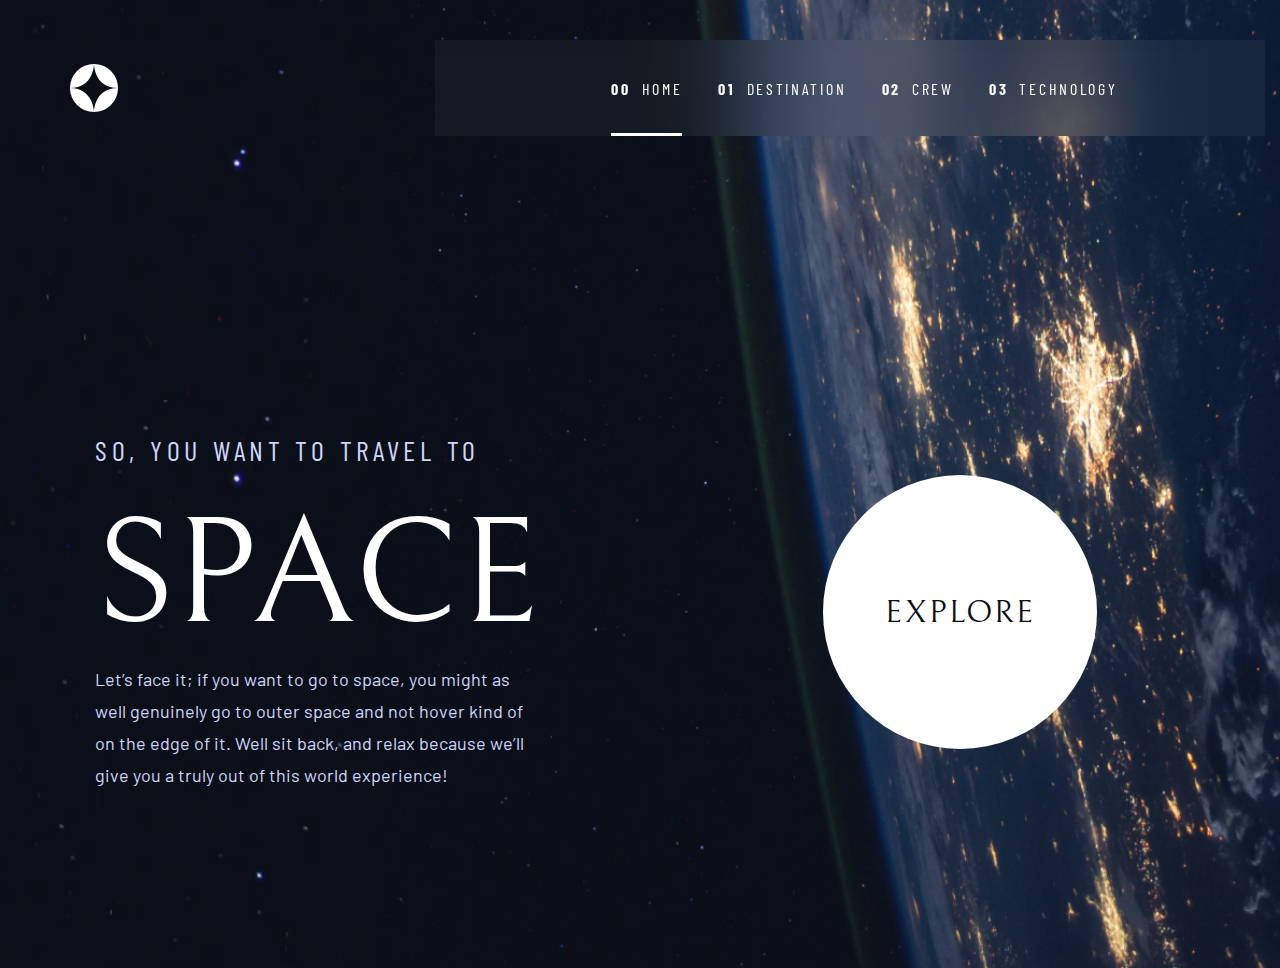
<file: index.html>
<!DOCTYPE html>
<html lang="en">

<head>
    <meta charset="UTF-8">
    <meta http-equiv="X-UA-Compatible" content="IE=edge">
    <meta name="viewport" content="width=device-width, initial-scale=1.0">
    <title>Document</title>
    <link rel="stylesheet" href="css/style.css">
    <link rel="stylesheet" href="css/media.css">
    <link rel="preconnect" href="https://fonts.googleapis.com">
    <link rel="preconnect" href="https://fonts.gstatic.com" crossorigin>
    <link href="https://fonts.googleapis.com/css2?family=Barlow&family=Barlow+Condensed&family=Bellefair&display=swap"
        rel="stylesheet">
</head>

<body class="index">
    <div class="box">
        <header class="header">
            <div class="header__inner">
                <img src="img/logo.svg" alt="">
                <section class="icon">
                    <span class="icon__line top"></span>
                    <span class="icon__line middle"></span>
                    <span class="icon__line bottom"></span>
                </section>
                <nav class="header__menu">
                    <ul class="header__menu-items">
                        <li class="header__menu-item-active">
                            <a href="#"><span>00</span>home</a>
                        </li>
                        <li class="header__menu-item">
                            <a href="./destinations/moon.html"><span>01</span>destination</a>
                        </li>
                        <li class="header__menu-item">
                            <a href="./crew/hurley.html"><span>02</span>crew</a>
                        </li>
                        <li class="header__menu-item">
                            <a href="./technology/vehicle.html"><span>03</span>technology</a>
                        </li>
                    </ul>
                </nav>
            </div>
        </header>
        <main>
            <section class="section">
                <div class="container">
                    <div class="section__inner">
                        <div class="section__inner-left">
                            <h1>so, you want to travel to</h1>
                            <div class="section__text">space</div>
                            <div class="section__abz">
                                Let’s face it; if you want to go to space, you might as well genuinely go to outer space
                                and
                                not hover kind of on the edge of it. Well sit back, and relax because we’ll give you a
                                truly
                                out of this world experience!
                            </div>
                        </div>
                        <div class="section__inner-right">
                            <a href="#" class="section__button">explore</a>
                        </div>
                    </div>
                </div>
            </section>
        </main>
    </div>
    <script src="js/script.js"></script>
    
</body>

</html>
</file>
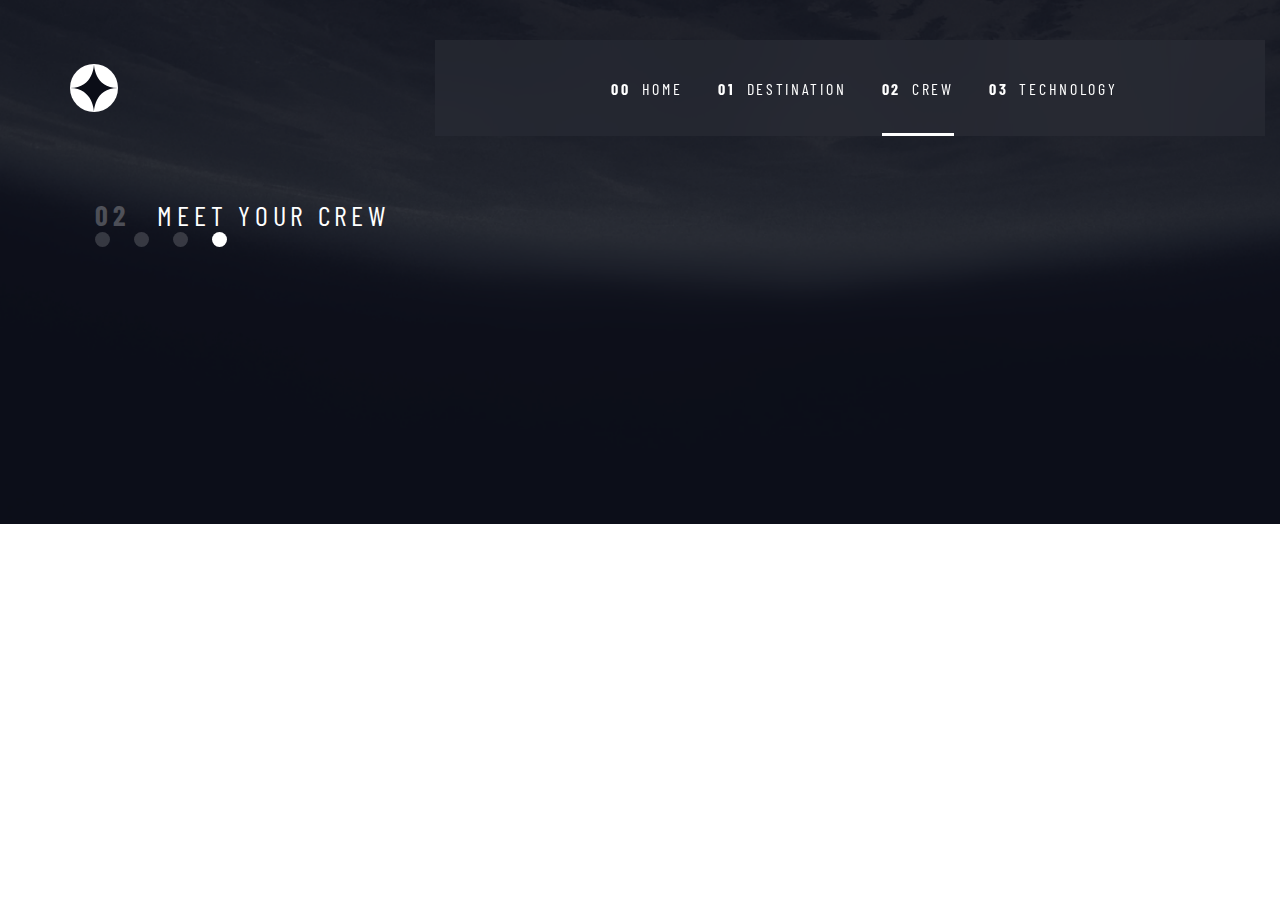
<file: crew/ansari.html>
<!DOCTYPE html>
<html lang="en">

<head>
    <meta charset="UTF-8">
    <meta http-equiv="X-UA-Compatible" content="IE=edge">
    <meta name="viewport" content="width=device-width, initial-scale=1.0">
    <title>Document</title>
    <link rel="stylesheet" href="../css/style.css">
    <link rel="stylesheet" href="../css/media.css">
    <link rel="preconnect" href="https://fonts.googleapis.com">
    <link rel="preconnect" href="https://fonts.gstatic.com" crossorigin>
    <link href="https://fonts.googleapis.com/css2?family=Barlow&family=Barlow+Condensed&family=Bellefair&display=swap"
        rel="stylesheet">
</head>

<body class="body__crew">
    <div class="box">
        <header class="header">
            <div class="header__inner">
                <img src="../img/logo.svg" alt="">
                <section class="icon">
                    <span class="icon__line top"></span>
                    <span class="icon__line middle"></span>
                    <span class="icon__line bottom"></span>
                </section>
                <nav class="header__menu">
                    <ul class="header__menu-items">
                        <li class="header__menu-item">
                            <a href="../index.html"><span>00</span>home</a>
                        </li>
                        <li class="header__menu-item">
                            <a href="../destinations/moon.html"><span>01</span>destination</a>
                        </li>
                        <li class="header__menu-item-active">
                            <a href="#"><span>02</span>crew</a>
                        </li>
                        <li class="header__menu-item">
                            <a href="../technology/vehicle.html"><span>03</span>technology</a>
                        </li>
                    </ul>
                </nav>
            </div>
        </header>
        <main>
            <section class="crew">
                <div class="container">
                    <h1><span class="planets__f">02</span>Meet your crew</h1>
                    <div class="crew__inner">
                        <div class="crew__inner-left">
                            <div class="crew__left-block">
                               
                            </div>
                            <div class="crew__slider-buttons">
                                <a href="hurley.html" class="crew__slider-button"></a>
                                <a href="shuttleworth.html" class="crew__slider-button"></a>
                                <a href="glover.html" class="crew__slider-button"></a>
                                <a href="#" class="crew__slider-button-active"></a>
                            </div>
                        </div>
                        <div class="crew__inner-photo">
                            <div class="crew__photo-border"></div>
                        </div>
                    </div>
                </div>
            </section>
        </main>
    </div>
    <script src="../js/script.js"></script>
</body>

</html>
</file>
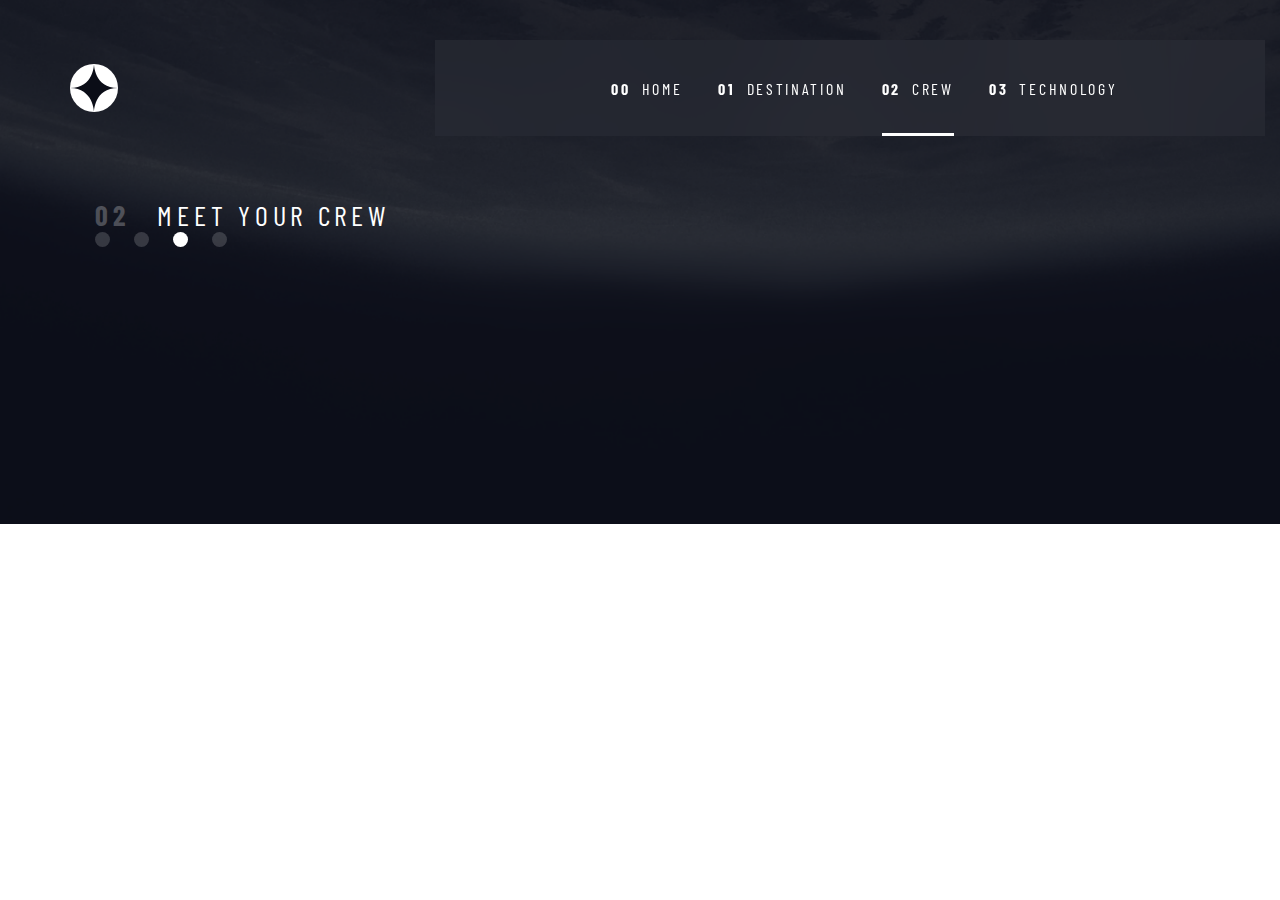
<file: crew/glover.html>
<!DOCTYPE html>
<html lang="en">

<head>
    <meta charset="UTF-8">
    <meta http-equiv="X-UA-Compatible" content="IE=edge">
    <meta name="viewport" content="width=device-width, initial-scale=1.0">
    <title>Document</title>
    <link rel="stylesheet" href="../css/style.css">
    <link rel="stylesheet" href="../css/media.css">
    <link rel="preconnect" href="https://fonts.googleapis.com">
    <link rel="preconnect" href="https://fonts.gstatic.com" crossorigin>
    <link href="https://fonts.googleapis.com/css2?family=Barlow&family=Barlow+Condensed&family=Bellefair&display=swap"
        rel="stylesheet">
</head>

<body class="body__crew">
    <div class="box">
        <header class="header">
            <div class="header__inner">
                <img src="../img/logo.svg" alt="">
                <section class="icon">
                    <span class="icon__line top"></span>
                    <span class="icon__line middle"></span>
                    <span class="icon__line bottom"></span>
                </section>
                <nav class="header__menu">
                    <ul class="header__menu-items">
                        <li class="header__menu-item">
                            <a href="../index.html"><span>00</span>home</a>
                        </li>
                        <li class="header__menu-item">
                            <a href="../destinations/moon.html"><span>01</span>destination</a>
                        </li>
                        <li class="header__menu-item-active">
                            <a href="#"><span>02</span>crew</a>
                        </li>
                        <li class="header__menu-item">
                            <a href="../technology/vehicle.html"><span>03</span>technology</a>
                        </li>
                    </ul>
                </nav>
            </div>
        </header>
        <main>
            <section class="crew">
                <div class="container">
                    <h1 class="crew__text"><span class="planets__f">02</span>Meet your crew</h1>
                    <div class="crew__inner">
                        <div class="crew__inner-left">
                            <div class="crew__left-block">
                            </div>
                            <div class="crew__slider-buttons">
                                <a href="hurley.html" class="crew__slider-button"></a>
                                <a href="shuttleworth.html" class="crew__slider-button"></a>
                                <a href="#" class="crew__slider-button-active"></a>
                                <a href="ansari.html" class="crew__slider-button"></a>
                            </div>
                        </div>
                        <div class="crew__inner-photo">
                            <div class="crew__photo-border"></div>
                        </div>
                    </div>
                </div>
            </section>
        </main>
    </div>
    <script src="../js/script.js"></script>
</body>

</html>
</file>
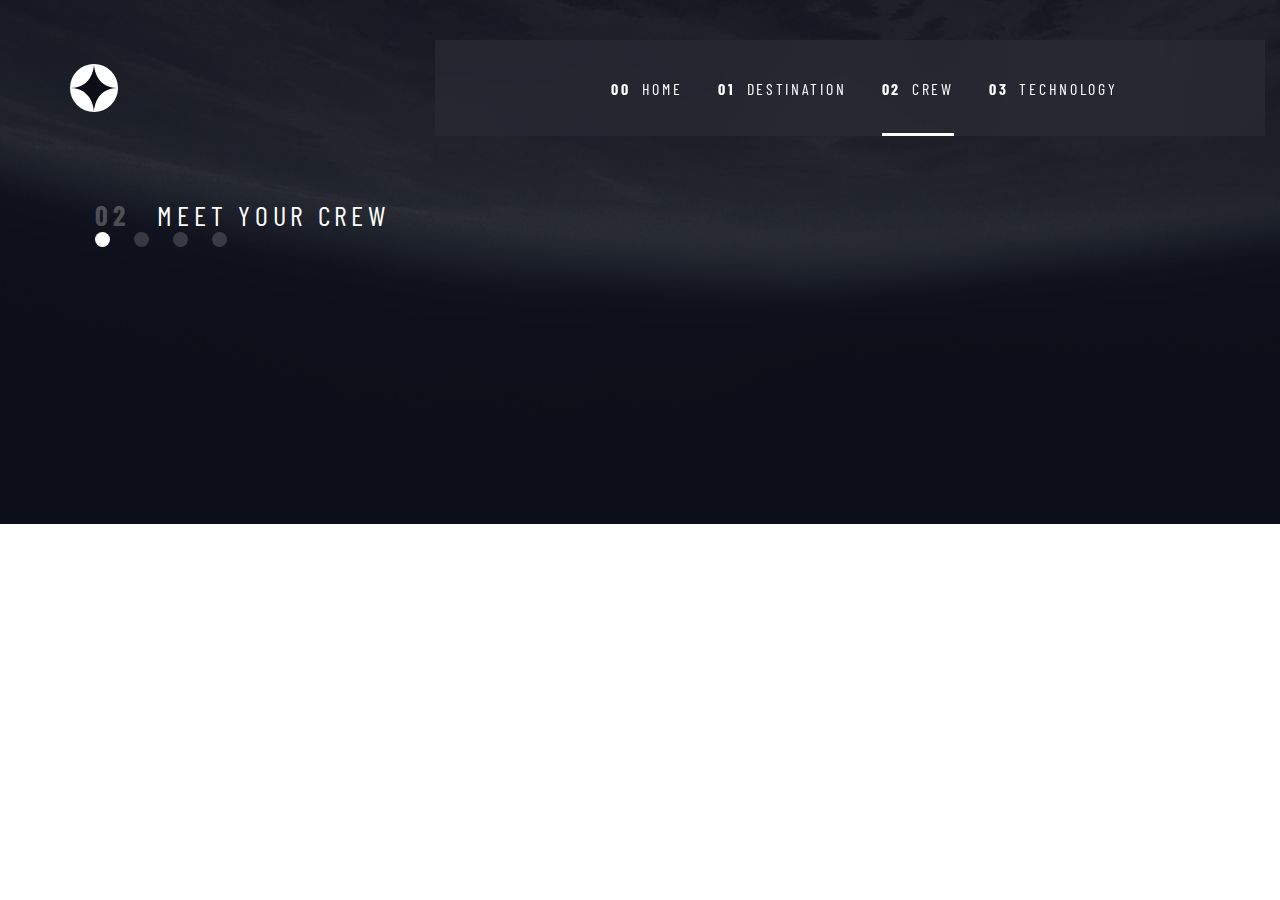
<file: crew/hurley.html>
<!DOCTYPE html>
<html lang="en">

<head>
    <meta charset="UTF-8">
    <meta http-equiv="X-UA-Compatible" content="IE=edge">
    <meta name="viewport" content="width=device-width, initial-scale=1.0">
    <title>Document</title>
    <link rel="stylesheet" href="../css/style.css">
    <link rel="stylesheet" href="../css/media.css">
    <link rel="preconnect" href="https://fonts.googleapis.com">
    <link rel="preconnect" href="https://fonts.gstatic.com" crossorigin>
    <link href="https://fonts.googleapis.com/css2?family=Barlow&family=Barlow+Condensed&family=Bellefair&display=swap"
        rel="stylesheet">

</head>

<body class="body__crew">
    <div class="box">
        <header class="header">
            <div class="header__inner">
                <img src="../img/logo.svg" alt="">
                <section class="icon">
                    <span class="icon__line top"></span>
                    <span class="icon__line middle"></span>
                    <span class="icon__line bottom"></span>
                </section>
                <nav class="header__menu">
                    <ul class="header__menu-items">
                        <li class="header__menu-item">
                            <a href="../index.html"><span>00</span>home</a>
                        </li>
                        <li class="header__menu-item">
                            <a href="../destinations/moon.html"><span>01</span>destination</a>
                        </li>
                        <li class="header__menu-item-active">
                            <a href="#"><span>02</span>crew</a>
                        </li>
                        <li class="header__menu-item">
                            <a href="../technology/vehicle.html"><span>03</span>technology</a>
                        </li>
                    </ul>
                </nav>
            </div>
        </header>
        <main>
            <section class="crew">
                <div class="container">
                    <h1><span class="planets__f">02</span>Meet your crew</h1>
                    <div class="crew__inner">
                        <div class="crew__inner-left">
                            <div class="crew__left-block">
                            </div>
                            <div class="crew__slider-buttons">
                                <a href="#" class="crew__slider-button-active"></a>
                                <a href="shuttleworth.html" class="crew__slider-button"></a>
                                <a href="glover.html" class="crew__slider-button"></a>
                                <a href="ansari.html" class="crew__slider-button"></a>
                            </div>
                        </div>
                        <div class="crew__inner-photo">
                            <div class="crew__photo-border"></div>
                        </div>
                    </div>
                </div>
            </section>
        </main>
    </div>
        <script src="../js/script.js"></script>
</body>

</html>
</file>
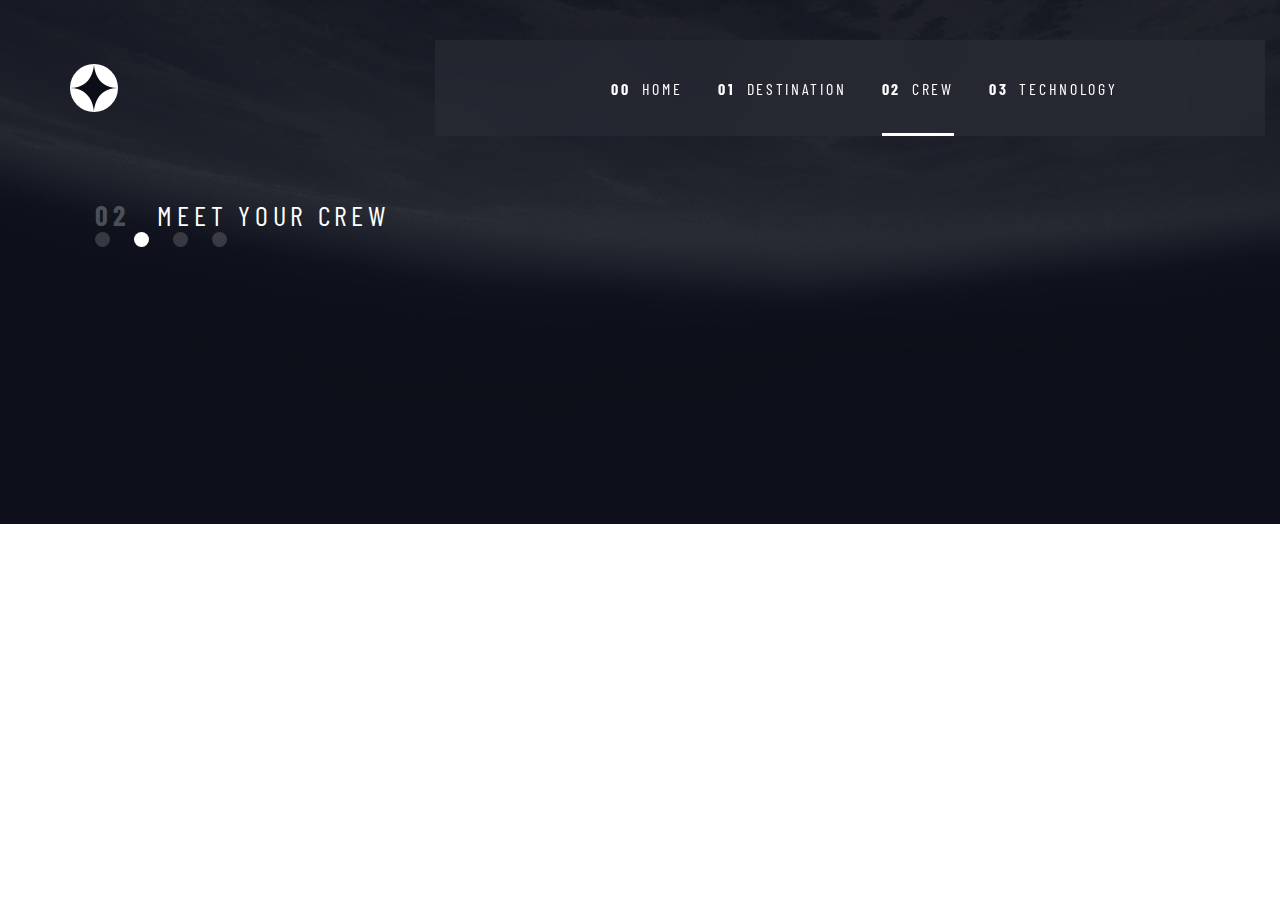
<file: crew/shuttleworth.html>
<!DOCTYPE html>
<html lang="en">

<head>
    <meta charset="UTF-8">
    <meta http-equiv="X-UA-Compatible" content="IE=edge">
    <meta name="viewport" content="width=device-width, initial-scale=1.0">
    <title>Document</title>
    <link rel="stylesheet" href="../css/style.css">
    <link rel="stylesheet" href="../css/media.css">
    <link rel="preconnect" href="https://fonts.googleapis.com">
    <link rel="preconnect" href="https://fonts.gstatic.com" crossorigin>
    <link href="https://fonts.googleapis.com/css2?family=Barlow&family=Barlow+Condensed&family=Bellefair&display=swap"
        rel="stylesheet">
</head>

<body class="body__crew">
    <div class="box">
        <header class="header">
            <div class="header__inner">
                <img src="../img/logo.svg" alt="">
                <section class="icon">
                    <span class="icon__line top"></span>
                    <span class="icon__line middle"></span>
                    <span class="icon__line bottom"></span>
                </section>
                <nav class="header__menu">
                    <ul class="header__menu-items">
                        <li class="header__menu-item">
                            <a href="../index.html"><span>00</span>home</a>
                        </li>
                        <li class="header__menu-item">
                            <a href="../destinations/moon.html"><span>01</span>destination</a>
                        </li>
                        <li class="header__menu-item-active">
                            <a href="#"><span>02</span>crew</a>
                        </li>
                        <li class="header__menu-item">
                            <a href="../technology/vehicle.html"><span>03</span>technology</a>
                        </li>
                    </ul>
                </nav>
            </div>
        </header>
        <main>
            <section class="crew">
                <div class="container">
                    <h1 class="crew__text"><span class="planets__f">02</span>Meet your crew</h1>
                    <div class="crew__inner">
                        <div class="crew__inner-left">
                            <div class="crew__left-block">
                             
                            </div>
                            <div class="crew__slider-buttons">
                                <a href="hurley.html" class="crew__slider-button"></a>
                                <a href="#" class="crew__slider-button-active"></a>
                                <a href="glover.html" class="crew__slider-button"></a>
                                <a href="ansari.html" class="crew__slider-button"></a>
                            </div>
                        </div>
                        <div class="crew__inner-photo">
                            <div class="crew__photo-border"></div>
                        </div>
                    </div>
                </div>
            </section>
        </main>
    </div>
    <script src="../js/script.js"></script>
</body>

</html>
</file>
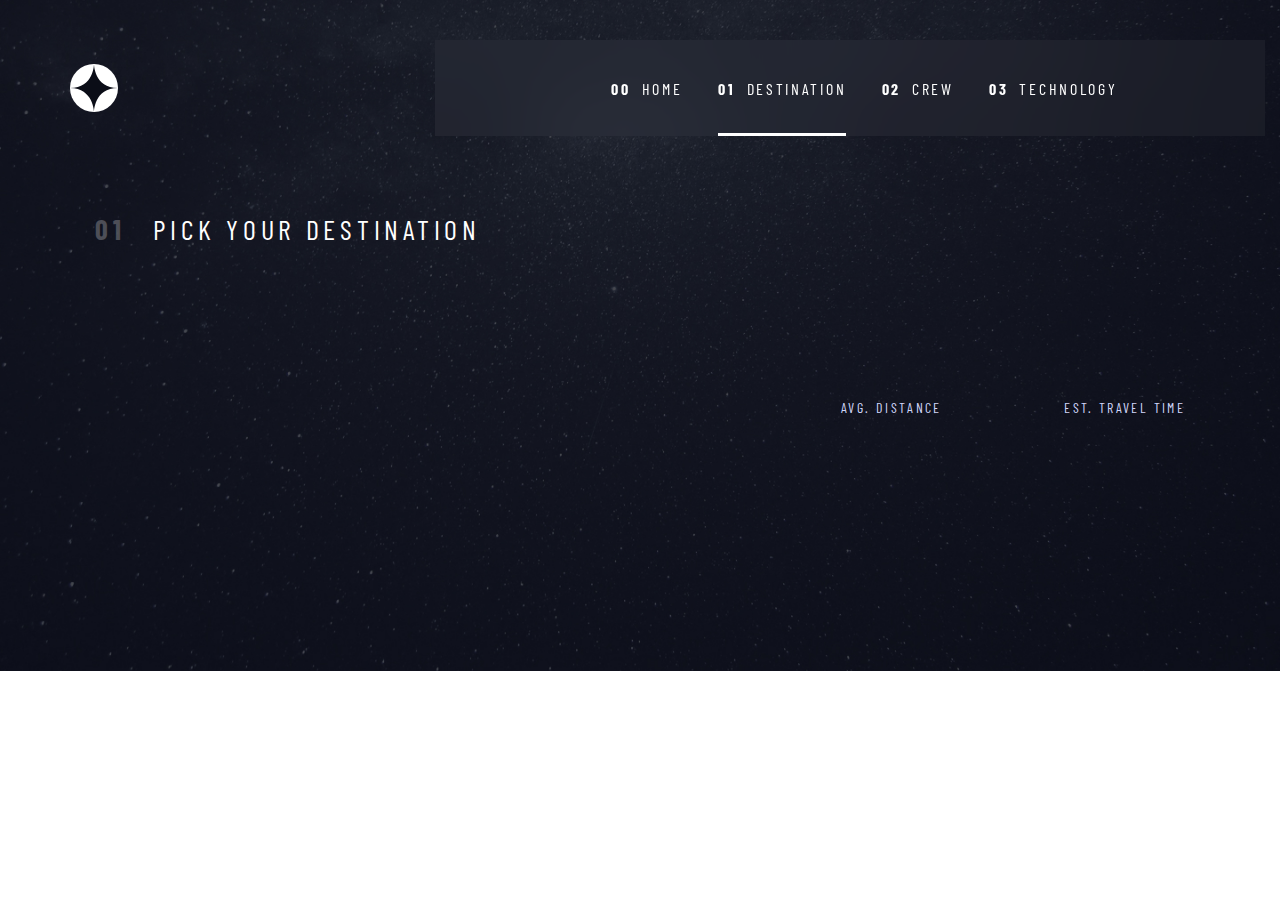
<file: destinations/europa.html>
<!DOCTYPE html>
<html lang="en">

<head>
    <meta charset="UTF-8">
    <meta http-equiv="X-UA-Compatible" content="IE=edge">
    <meta name="viewport" content="width=device-width, initial-scale=1.0">
    <title>Document</title>
    <link rel="stylesheet" href="../css/style.css">
    <link rel="stylesheet" href="../css/media.css">
    <link rel="preconnect" href="https://fonts.googleapis.com">
    <link rel="preconnect" href="https://fonts.gstatic.com" crossorigin>
    <link href="https://fonts.googleapis.com/css2?family=Barlow&family=Barlow+Condensed&family=Bellefair&display=swap"
        rel="stylesheet">
</head>

<body class="destination">
    <div class="box">
        <header class="header">
            <div class="header__inner">
                <img src="../img/logo.svg" alt="">
                <section class="icon">
                    <span class="icon__line top"></span>
                    <span class="icon__line middle"></span>
                    <span class="icon__line bottom"></span>
                </section>
                <nav class="header__menu">
                    <ul class="header__menu-items">
                        <li class="header__menu-item">
                            <a href="../index.html"><span>00</span>home</a>
                        </li>
                        <li class="header__menu-item-active">
                            <a href="#"><span>01</span>destination</a>
                        </li>
                        <li class="header__menu-item">
                            <a href="../crew/hurley.html"><span>02</span>crew</a>
                        </li>
                        <li class="header__menu-item">
                            <a href="../technology/vehicle.html"><span>03</span>technology</a>
                        </li>
                    </ul>
                </nav>
            </div>
        </header>
        <main>
            <section class="planets">
                <div class="container">
                    <h1><span class="planets__f">01</span>pick your destination</h1>
                    <div class="planets__inner">
                        <div class="inner__left"></div>
                        <div class="planets__inner-right">
                            <nav class="planets__menu">
                                <ul class="planets__menu-items">
                                   
                                </ul>
                            </nav>
                            <div class="inner__text">

                            </div>
                            <div class="planets__line"></div>
                            <div class="planets__info-inner">
                                <div class="planets__distance">
                                    <div class="planets__avg">avg. distance</div>
                                    <div class="planets__km on3"></div>
                                </div>
                                <div class="planets__travel">
                                    <div class="planets__travel-time">est. travel time</div>
                                    <div class="planets__days on3"></div>
                                </div>
                            </div>
                        </div>
                    </div>
                </div>
            </section>
        </main>
    </div>
    <script src="../js/script.js"></script>
</body>

</html>
</file>
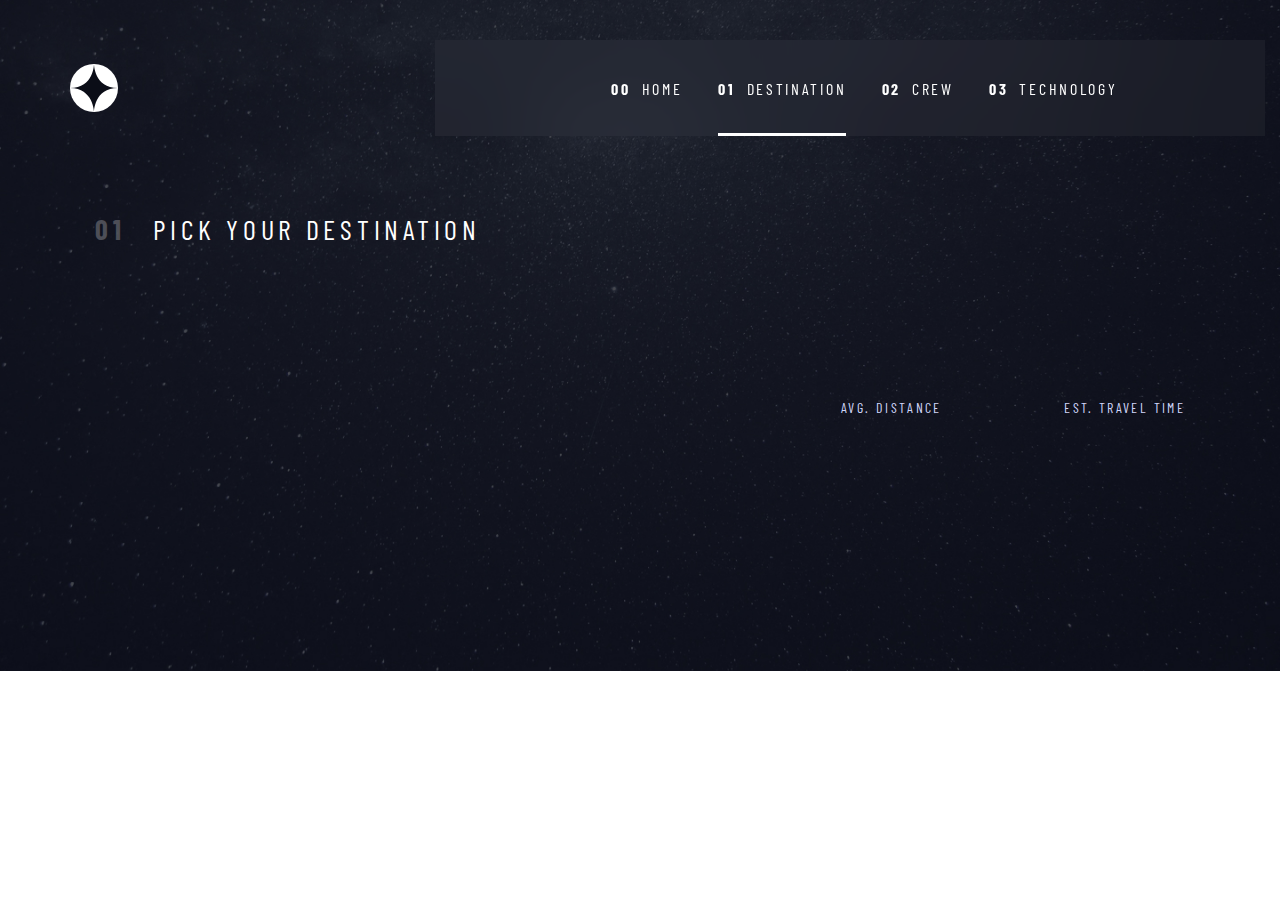
<file: destinations/mars.html>
<!DOCTYPE html>
<html lang="en">

<head>
    <meta charset="UTF-8">
    <meta http-equiv="X-UA-Compatible" content="IE=edge">
    <meta name="viewport" content="width=device-width, initial-scale=1.0">
    <title>Document</title>
    <link rel="stylesheet" href="../css/style.css">
    <link rel="stylesheet" href="../css/media.css">
    <link rel="preconnect" href="https://fonts.googleapis.com">
    <link rel="preconnect" href="https://fonts.gstatic.com" crossorigin>
    <link href="https://fonts.googleapis.com/css2?family=Barlow&family=Barlow+Condensed&family=Bellefair&display=swap"
        rel="stylesheet">
</head>

<body class="destination">
    <div class="box">
        <header class="header">
            <div class="header__inner">
                <img src="../img/logo.svg" alt="">
                <section class="icon">
                    <span class="icon__line top"></span>
                    <span class="icon__line middle"></span>
                    <span class="icon__line bottom"></span>
                </section>
                <nav class="header__menu">
                    <ul class="header__menu-items">
                        <li class="header__menu-item">
                            <a href="../index.html"><span>00</span>home</a>
                        </li>
                        <li class="header__menu-item-active">
                            <a href="#"><span>01</span>destination</a>
                        </li>
                        <li class="header__menu-item">
                            <a href="../crew/hurley.html"><span>02</span>crew</a>
                        </li>
                        <li class="header__menu-item">
                            <a href="../technology/vehicle.html"><span>03</span>technology</a>
                        </li>
                    </ul>
                </nav>
            </div>
        </header>
        <main>
            <section class="planets">
                <div class="container">
                    <h1><span class="planets__f">01</span>pick your destination</h1>
                    <div class="planets__inner">
                        <div class="inner__left"></div>
                        <div class="planets__inner-right">
                            <nav class="planets__menu">
                                <ul class="planets__menu-items">
                          
                                </ul>
                            </nav>
                            <div class="inner__text">

                            </div>
                            <div class="planets__line"></div>
                            <div class="planets__info-inner">
                                <div class="planets__distance">
                                    <div class="planets__avg">avg. distance</div>
                                    <div class="planets__km on2"></div>
                                </div>
                                <div class="planets__travel">
                                    <div class="planets__travel-time">est. travel time</div>
                                    <div class="planets__days on2"></div>
                                </div>
                            </div>
                        </div>
                    </div>
                </div>
            </section>
        </main>
    </div>
    <script src="../js/script.js"></script>
</body>

</html>
</file>
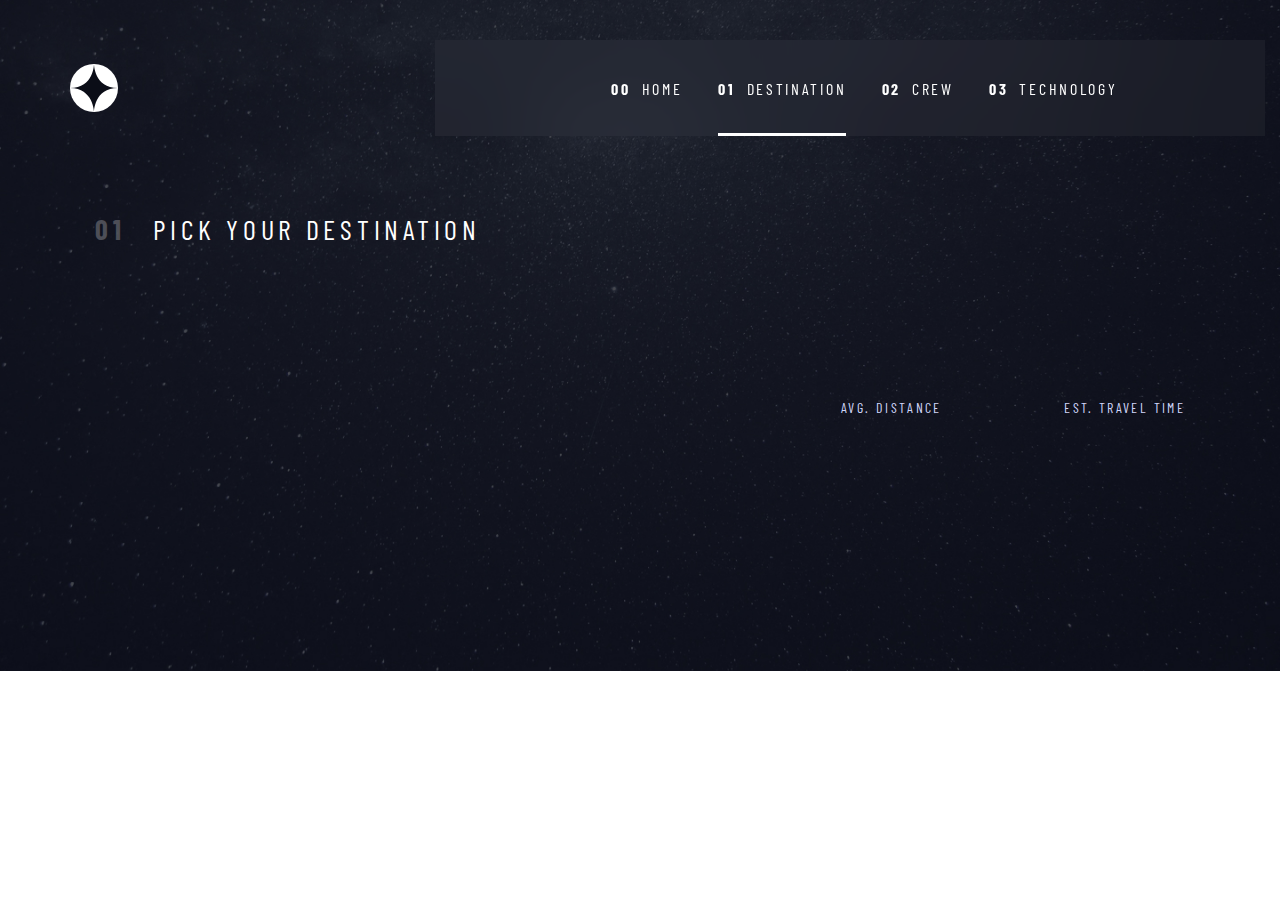
<file: destinations/moon.html>
<!DOCTYPE html>
<html lang="en">

<head>
    <meta charset="UTF-8">
    <meta http-equiv="X-UA-Compatible" content="IE=edge">
    <meta name="viewport" content="width=device-width, initial-scale=1.0">
    <title>Document</title>
    <link rel="stylesheet" href="../css/style.css">
    <link rel="stylesheet" href="../css/media.css">
    <link rel="preconnect" href="https://fonts.googleapis.com">
    <link rel="preconnect" href="https://fonts.gstatic.com" crossorigin>
    <link href="https://fonts.googleapis.com/css2?family=Barlow&family=Barlow+Condensed&family=Bellefair&display=swap"
        rel="stylesheet">
</head>

<body class="destination">
    <div class="box">
        <header class="header">
            <div class="header__inner">
                <img src="../img/logo.svg" alt="">
                <section class="icon">
                    <span class="icon__line top"></span>
                    <span class="icon__line middle"></span>
                    <span class="icon__line bottom"></span>
                </section>
                <nav class="header__menu">
                    <ul class="header__menu-items">
                        <li class="header__menu-item">
                            <a href="../index.html"><span>00</span>home</a>
                        </li>
                        <li class="header__menu-item-active">
                            <a href="#"><span>01</span>destination</a>
                        </li>
                        <li class="header__menu-item">
                            <a href="../crew/hurley.html"><span>02</span>crew</a>
                        </li>
                        <li class="header__menu-item">
                            <a href="../technology/vehicle.html"><span>03</span>technology</a>
                        </li>
                    </ul>
                </nav>
            </div>
        </header>
        <main>
            <section class="planets">
                <div class="container">
                    <h1><span class="planets__f">01</span>pick your destination</h1>
                    <div class="planets__inner">
                        <div class="inner__left"></div>
                        <div class="planets__inner-right">
                            <nav class="planets__menu">
                                <ul class="planets__menu-items">
                        
                                </ul>
                            </nav>
                            <div class="inner__text">

                            </div>
                            <div class="planets__line"></div>
                            <div class="planets__info-inner">
                                <div class="planets__distance">
                                    <div class="planets__avg">avg. distance</div>
                                    <div class="planets__km on1"></div>
                                </div>
                                <div class="planets__travel">
                                    <div class="planets__travel-time">est. travel time</div>
                                    <div class="planets__days on1"></div>
                                </div>
                            </div>
                        </div>
                    </div>
                </div>
            </section>
        </main>
    </div>
    <script src="../js/script.js"></script>
</body>

</html>
</file>
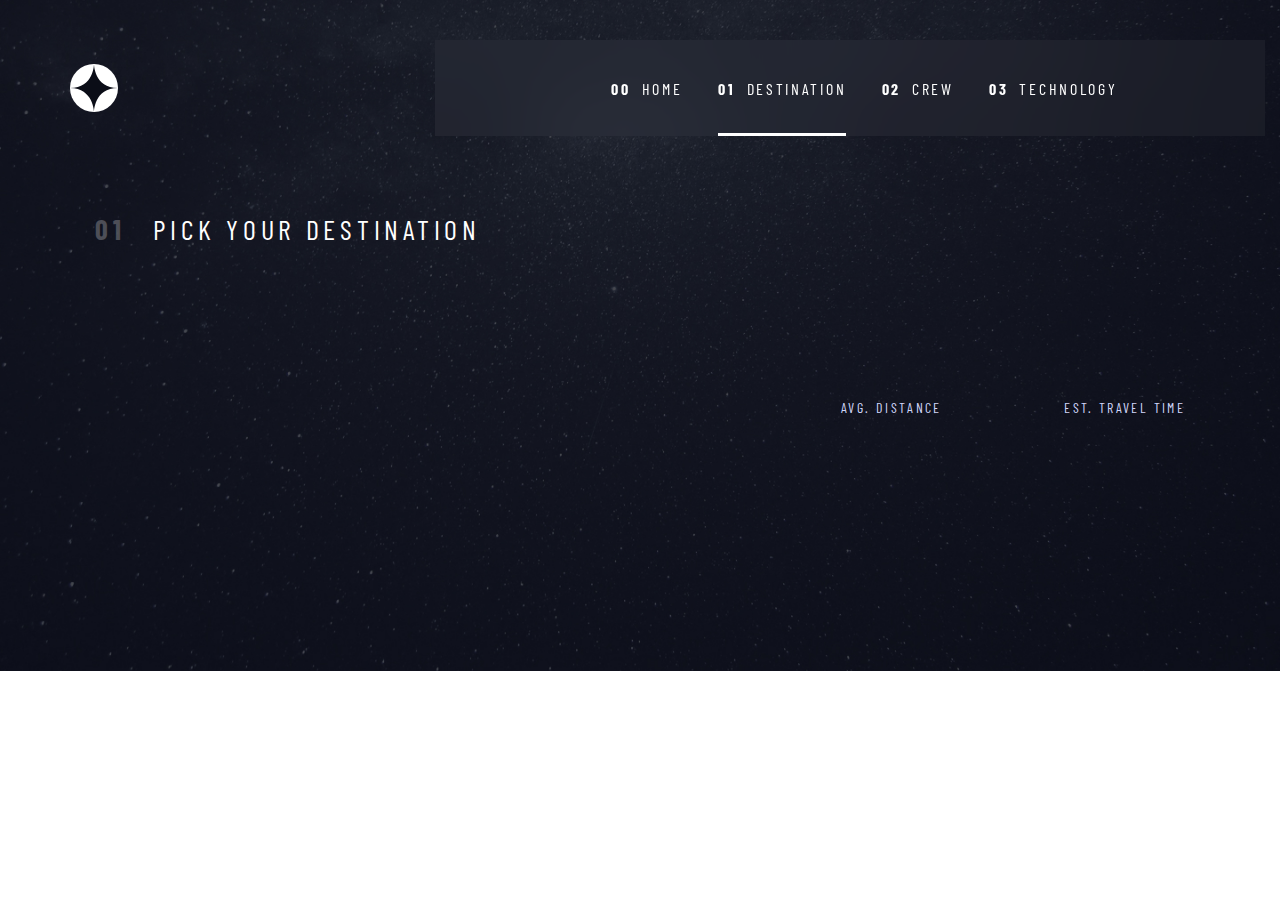
<file: destinations/titan.html>
<!DOCTYPE html>
<html lang="en">

<head>
    <meta charset="UTF-8">
    <meta http-equiv="X-UA-Compatible" content="IE=edge">
    <meta name="viewport" content="width=device-width, initial-scale=1.0">
    <title>Document</title>
    <link rel="stylesheet" href="../css/style.css">
    <link rel="stylesheet" href="../css/media.css">
    <link rel="preconnect" href="https://fonts.googleapis.com">
    <link rel="preconnect" href="https://fonts.gstatic.com" crossorigin>
    <link href="https://fonts.googleapis.com/css2?family=Barlow&family=Barlow+Condensed&family=Bellefair&display=swap"
        rel="stylesheet">
</head>

<body class="destination">
    <div class="box">
        <header class="header">
            <div class="header__inner">
                <img src="../img/logo.svg" alt="">
                <section class="icon">
                    <span class="icon__line top"></span>
                    <span class="icon__line middle"></span>
                    <span class="icon__line bottom"></span>
                </section>
                <nav class="header__menu">
                    <ul class="header__menu-items">
                        <li class="header__menu-item">
                            <a href="../index.html"><span>00</span>home</a>
                        </li>
                        <li class="header__menu-item-active">
                            <a href="#"><span>01</span>destination</a>
                        </li>
                        <li class="header__menu-item">
                            <a href="../crew/hurley.html"><span>02</span>crew</a>
                        </li>
                        <li class="header__menu-item">
                            <a href="../technology/vehicle.html"><span>03</span>technology</a>
                        </li>
                    </ul>
                </nav>
            </div>
        </header>
        <main>
            <section class="planets">
                <div class="container">
                    <h1><span class="planets__f">01</span>pick your destination</h1>
                    <div class="planets__inner">
                        <div class="inner__left"></div>
                        <div class="planets__inner-right">
                            <nav class="planets__menu">
                                <ul class="planets__menu-items">
                            
                                </ul>
                            </nav>
                            <div class="inner__text">

                            </div>
                            <div class="planets__line"></div>
                            <div class="planets__info-inner">
                                <div class="planets__distance">
                                    <div class="planets__avg">avg. distance</div>
                                    <div class="planets__km on4"></div>
                                </div>
                                <div class="planets__travel">
                                    <div class="planets__travel-time">est. travel time</div>
                                    <div class="planets__days on4"></div>
                                </div>
                            </div>
                        </div>
                    </div>
                </div>
            </section>
        </main>
    </div>
    <script src="../js/script.js"></script>
</body>

</html>
</file>
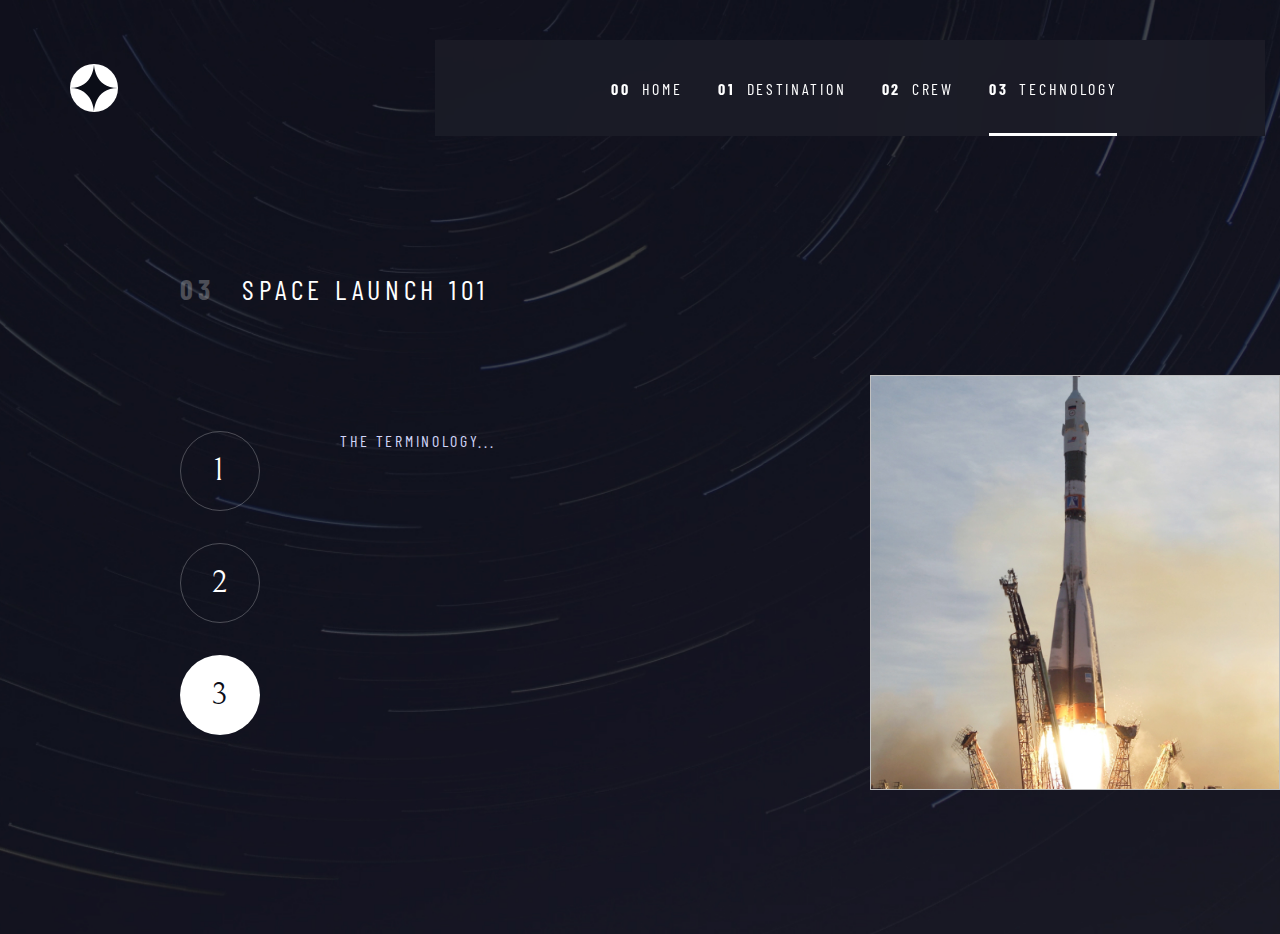
<file: technology/capsule.html>
<!DOCTYPE html>
<html lang="en">

<head>
    <meta charset="UTF-8">
    <meta http-equiv="X-UA-Compatible" content="IE=edge">
    <meta name="viewport" content="width=device-width, initial-scale=1.0">
    <title>Document</title>
    <link rel="stylesheet" href="../css/style.css">
    <link rel="stylesheet" href="../css/media.css">
    <link rel="preconnect" href="https://fonts.googleapis.com">
    <link rel="preconnect" href="https://fonts.gstatic.com" crossorigin>
    <link href="https://fonts.googleapis.com/css2?family=Barlow&family=Barlow+Condensed&family=Bellefair&display=swap"
        rel="stylesheet">
</head>

<body class="tech">
    <div class="box">
        <header class="header">
            <div class="header__inner">
                <img src="../img/logo.svg" alt="">
                <section class="icon">
                    <span class="icon__line top"></span>
                    <span class="icon__line middle"></span>
                    <span class="icon__line bottom"></span>
                </section>
                <nav class="header__menu">
                    <ul class="header__menu-items">
                        <li class="header__menu-item">
                            <a href="../index.html"><span>00</span>home</a>
                        </li>
                        <li class="header__menu-item">
                            <a href="../destinations/moon.html"><span>01</span>destination</a>
                        </li>
                        <li class="header__menu-item">
                            <a href="../crew/hurley.html"><span>02</span>crew</a>
                        </li>
                        <li class="header__menu-item-active">
                            <a href="#"><span>03</span>technology</a>
                        </li>
                    </ul>
                </nav>
            </div>
        </header>
        <main>
            <section class="launch">
                    <h1 class="crew__text"><span class="planets__f">03</span>Space launch 101</h1>
                    <div class="launch__inner">
                        <div class="launch__inner-middle">
                            <div class="launch__inner-left">
                                <a href="vehicle.html" class="launch__info-button">1</a>
                                <a href="spaceport.html" class="launch__info-button">2</a>
                                <a href="#" class="launch__info-button-active">3</a>
                            </div>
                            <div class="launch__text-block">
                                <div class="launch__zag">the terminology...</div>
                            </div>
                        </div>
                    </div>
            </section>
        </main>
    </div>
    <script src="../js/script.js"></script>
</body>

</html>
</file>
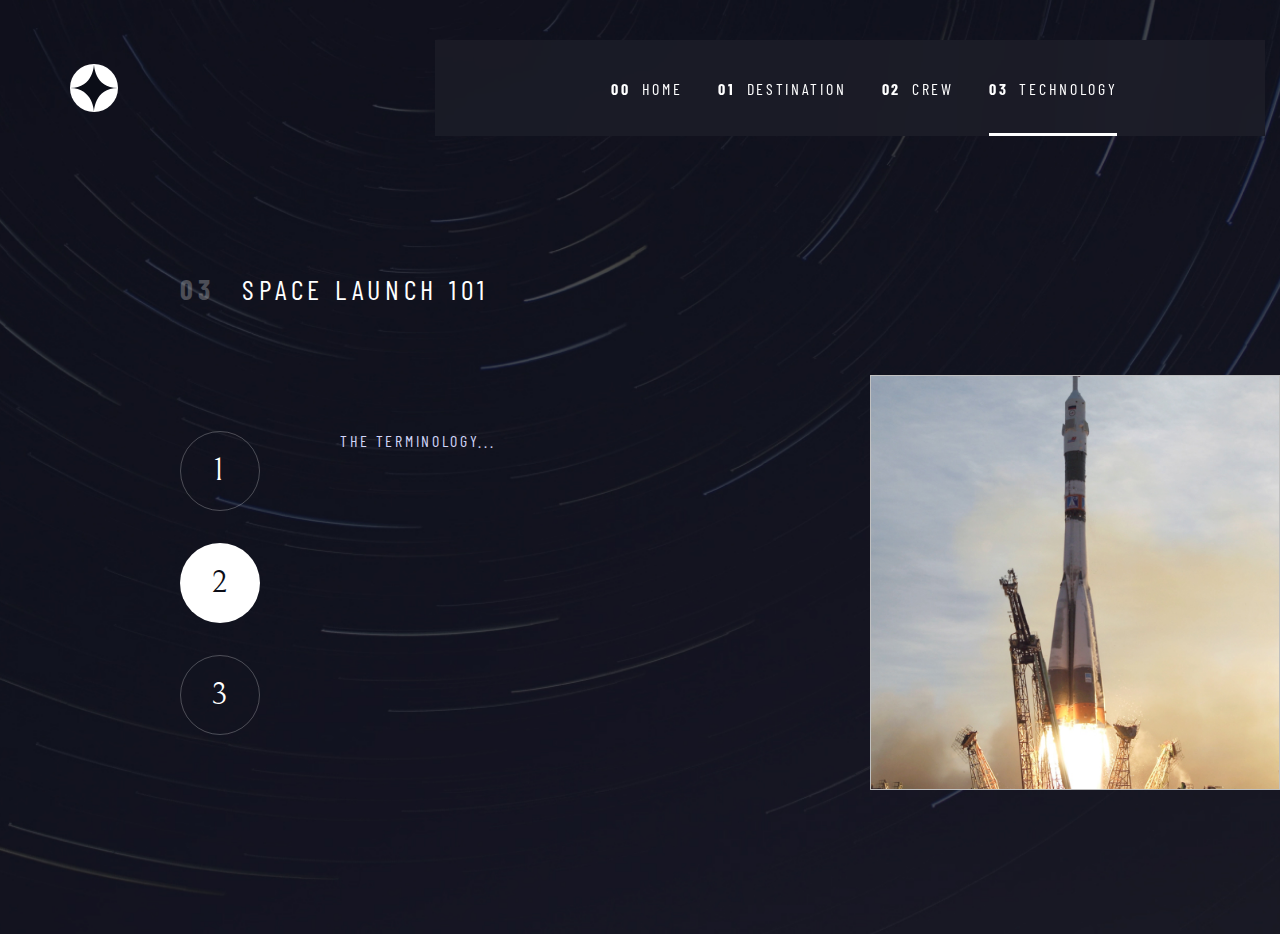
<file: technology/spaceport.html>
<!DOCTYPE html>
<html lang="en">

<head>
    <meta charset="UTF-8">
    <meta http-equiv="X-UA-Compatible" content="IE=edge">
    <meta name="viewport" content="width=device-width, initial-scale=1.0">
    <title>Document</title>
    <link rel="stylesheet" href="../css/style.css">
    <link rel="stylesheet" href="../css/media.css">
    <link rel="preconnect" href="https://fonts.googleapis.com">
    <link rel="preconnect" href="https://fonts.gstatic.com" crossorigin>
    <link href="https://fonts.googleapis.com/css2?family=Barlow&family=Barlow+Condensed&family=Bellefair&display=swap"
        rel="stylesheet">
</head>

<body class="tech">
    <div class="box">
        <header class="header">
            <div class="header__inner">
                <img src="../img/logo.svg" alt="">
                <section class="icon">
                    <span class="icon__line top"></span>
                    <span class="icon__line middle"></span>
                    <span class="icon__line bottom"></span>
                </section>
                <nav class="header__menu">
                    <ul class="header__menu-items">
                        <li class="header__menu-item">
                            <a href="../index.html"><span>00</span>home</a>
                        </li>
                        <li class="header__menu-item">
                            <a href="../destinations/moon.html"><span>01</span>destination</a>
                        </li>
                        <li class="header__menu-item">
                            <a href="../crew/hurley.html"><span>02</span>crew</a>
                        </li>
                        <li class="header__menu-item-active">
                            <a href="#"><span>03</span>technology</a>
                        </li>
                    </ul>
                </nav>
            </div>
        </header>
        <main>
            <section class="launch">
                    <h1 class="crew__text"><span class="planets__f">03</span>Space launch 101</h1>
                    <div class="launch__inner">
                        <div class="launch__inner-middle">
                            <div class="launch__inner-left">
                                <a href="vehicle.html" class="launch__info-button">1</a>
                                <a href="#" class="launch__info-button-active">2</a>
                                <a href="capsule.html" class="launch__info-button">3</a>
                            </div>
                            <div class="launch__text-block">
                                <div class="launch__zag">the terminology...</div>
                            </div>
                        </div>
                    </div>
            </section>
        </main>
    </div>
    <script src="../js/script.js"></script>
</body>

</html>
</file>
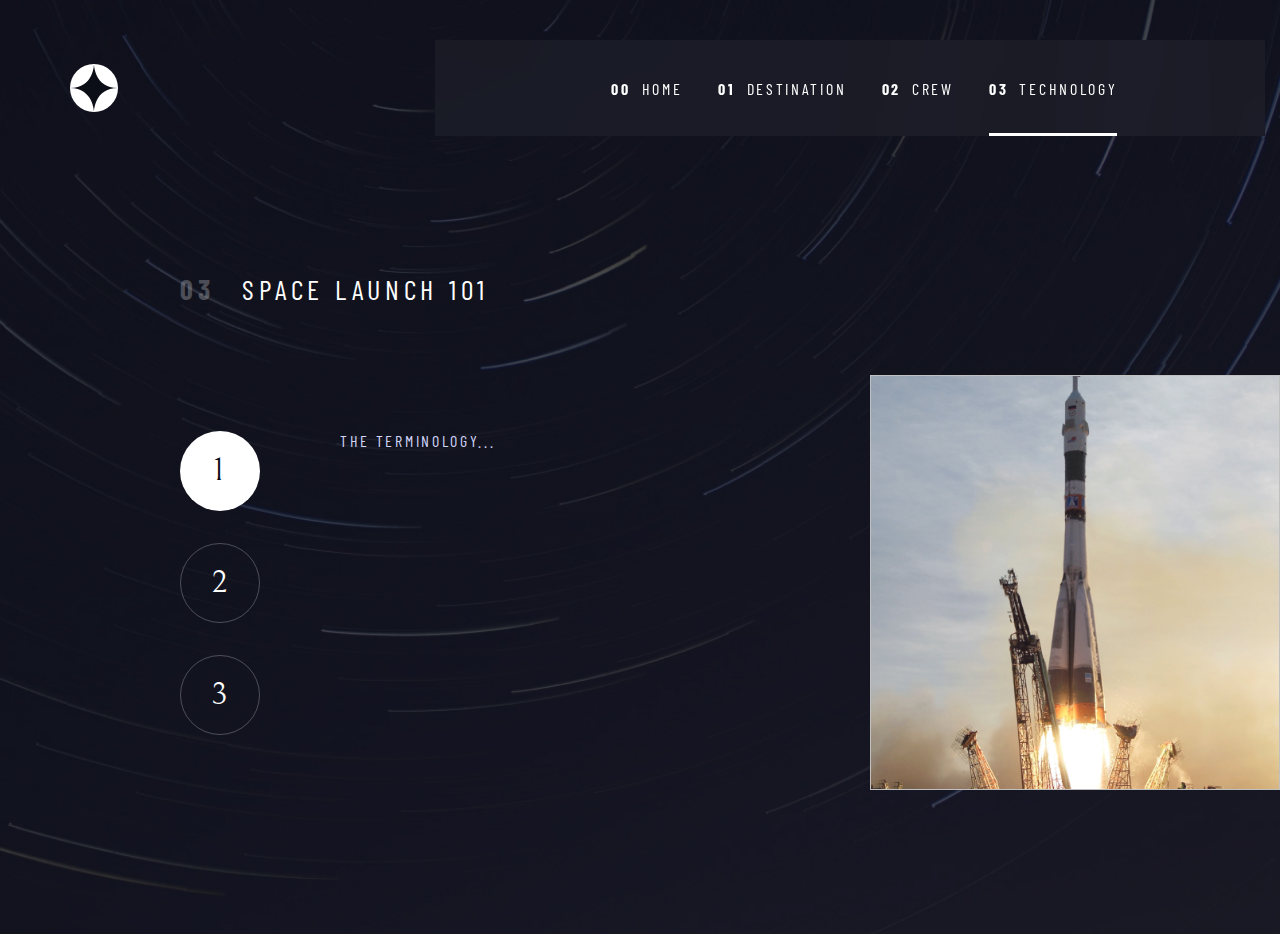
<file: technology/vehicle.html>
<!DOCTYPE html>
<html lang="en">

<head>
    <meta charset="UTF-8">
    <meta http-equiv="X-UA-Compatible" content="IE=edge">
    <meta name="viewport" content="width=device-width, initial-scale=1.0">
    <title>Document</title>
    <link rel="stylesheet" href="../css/style.css">
    <link rel="stylesheet" href="../css/media.css">
    <link rel="preconnect" href="https://fonts.googleapis.com">
    <link rel="preconnect" href="https://fonts.gstatic.com" crossorigin>
    <link href="https://fonts.googleapis.com/css2?family=Barlow&family=Barlow+Condensed&family=Bellefair&display=swap"
        rel="stylesheet">
</head>

<body class="tech">
    <div class="box">
        <header class="header">
            <div class="header__inner">
                <img src="../img/logo.svg" alt="">
                <section class="icon">
                    <span class="icon__line top"></span>
                    <span class="icon__line middle"></span>
                    <span class="icon__line bottom"></span>
                </section>
                <nav class="header__menu">
                    <ul class="header__menu-items">
                        <li class="header__menu-item">
                            <a href="../index.html"><span>00</span>home</a>
                        </li>
                        <li class="header__menu-item">
                            <a href="../destinations/moon.html"><span>01</span>destination</a>
                        </li>
                        <li class="header__menu-item">
                            <a href="../crew/hurley.html"><span>02</span>crew</a>
                        </li>
                        <li class="header__menu-item-active">
                            <a href="#"><span>03</span>technology</a>
                        </li>
                    </ul>
                </nav>
            </div>
        </header>
        <main>
            <section class="launch">
                    <h1><span class="planets__f">03</span>Space launch 101</h1>
                    <div class="launch__inner">

                        <div class="launch__inner-middle">
                            <div class="launch__inner-left">
                                <a href="#" class="launch__info-button-active">1</a>
                                <a href="spaceport.html" class="launch__info-button">2</a>
                                <a href="capsule.html" class="launch__info-button">3</a>
                            </div>
                            <div class="launch__text-block">
                                <div class="launch__zag">the terminology...</div>
                            </div>
                        </div>
                    </div>
            </section>
        </main>
    </div>
    <script src="../js/script.js"></script>
</body>

</html>
</file>
<file: css/style.css>
.section {
  padding-top: 251px;
  padding-bottom: 131px;
}
.section__inner {
  display: flex;
  justify-content: space-between;
  align-items: center;
}
.section h1 {
  font-size: 28px;
  line-height: 34px;
  letter-spacing: 4.725px;
  text-transform: uppercase;
  color: #D0D6F9;
  margin-bottom: 24px;
  margin-top: 0;
}
.section__text {
  font-size: 150px;
  line-height: 172px;
  text-transform: uppercase;
  color: #fff;
  font-family: "Bellefair", serif;
}
.section__abz {
  width: 444px;
  color: #D0D6F9;
  font-size: 18px;
  line-height: 32px;
  font-family: "Barlow", sans-serif;
}
.section__button {
  font-family: "Bellefair", serif;
  font-size: 32px;
  line-height: 37px;
  letter-spacing: 2px;
  color: #0B0D17;
  width: 274px;
  height: 274px;
  border-radius: 50%;
  background-color: #fff;
  display: flex;
  justify-content: center;
  align-items: center;
  border: 88px solid transparent;
  background-clip: padding-box;
  box-sizing: content-box;
}
.section__button:hover {
  border: 88px solid rgba(255, 255, 255, 0.1);
}

.container {
  max-width: 1110px;
  margin: 0 auto;
}

html {
  box-sizing: border-box;
}

.index {
  background-image: url(../img/background.jpg);
  background-size: cover;
  background-repeat: no-repeat;
  background-position: center center;
}

.destination {
  background-size: cover;
  background-repeat: no-repeat;
  background-position: center center;
  background-image: url(../img/moon_bg.jpg);
}

.body__crew {
  background-image: url(../img/crew_bg.png);
  background-size: cover;
  background-repeat: no-repeat;
  background-position: center center;
}

.tech {
  background-size: cover;
  background-repeat: no-repeat;
  background-position: center center;
  background-image: url(../img/vehicle_bg.jpg);
}

*,
*::before,
*::after {
  box-sizing: inherit;
  font-size: inherit;
  font-weight: inherit;
  margin: 0;
  padding: 0;
}

.box {
  max-width: 1440px;
  margin: 0 auto;
  font-weight: 400;
  font-size: 18px;
  line-height: 32px;
  font-family: "Barlow Condensed", sans-serif;
}

a {
  color: #FFF;
  text-decoration: none;
  text-transform: uppercase;
  font-size: 16px;
  line-height: 19px;
  letter-spacing: 2.7px;
}

ul,
li {
  margin: 0 auto;
  padding: 0;
  list-style: none;
  display: flex;
  justify-content: center;
  width: 542px;
  height: 19px;
}

.header {
  padding-top: 40px;
  position: relative;
}
.header .icon {
  display: none;
}
.header__inner {
  display: flex;
  justify-content: space-between;
  align-items: center;
}
.header__line {
  border: #fff 1px solid;
  width: 473px;
  opacity: 0.25;
  position: absolute;
  left: 167px;
  z-index: 1000;
}
.header__menu {
  display: flex;
  align-items: center;
  width: 830px;
  height: 96px;
  background: rgba(255, 255, 255, 0.04);
  -webkit-backdrop-filter: blur(40.7742px);
          backdrop-filter: blur(40.7742px);
  position: relative;
}
.header__menu::before {
  content: "";
  position: absolute;
  border: 1px rgba(255, 255, 255, 0.25) solid;
  width: 473px;
  left: -433px;
}
.header img {
  margin-left: 55px;
  width: 48px;
  height: 48px;
}
.header span {
  padding-right: 11px;
  font-weight: 700;
  font-size: 16px;
  line-height: 19px;
  letter-spacing: 2.7px;
  color: #FFF;
}
.header__menu-item-active a {
  border-bottom: 3px solid #fff;
  padding-bottom: 54px;
}
.header__menu-item a:hover {
  border-bottom: 3px solid rgba(255, 255, 255, 0.5);
  padding-bottom: 54px;
}

.header__menu-item-active:nth-child(2) {
  padding-top: 0;
}

.planets {
  padding-top: 76px;
  padding-bottom: 113px;
}
.planets__inner {
  display: flex;
  justify-content: space-between;
  align-items: center;
}
.planets__f {
  font-weight: 700;
  font-size: 28px;
  line-height: 34px;
  letter-spacing: 4.725px;
  color: #FFFFFF;
  opacity: 0.25;
  padding-right: 28px;
}
.planets h1 {
  font-size: 28px;
  line-height: 34px;
  letter-spacing: 4.725px;
  text-transform: uppercase;
  color: #FFFFFF;
  margin-bottom: 97px;
  margin-top: 0;
}
.planets__menu {
  width: 285px;
  margin-bottom: 37px;
}
.planets__menu-items {
  width: 285px;
}
.planets__text {
  font-family: "Bellefair";
  font-size: 100px;
  line-height: 115px;
  color: #FFFFFF;
  text-transform: uppercase;
  margin-bottom: 14px;
}
.planets__abz {
  width: 444px;
  font-size: 18px;
  line-height: 32px;
  color: #D0D6F9;
  border-bottom: #383B4B 1px solid;
  padding-bottom: 54px;
  margin-bottom: 28px;
  font-family: "Barlow", sans-serif;
}
.planets__info-inner {
  display: flex;
  justify-content: space-between;
  width: 344px;
}
.planets__avg {
  font-size: 14px;
  line-height: 17px;
  letter-spacing: 2.3625px;
  text-transform: uppercase;
  color: #D0D6F9;
  margin-bottom: 12px;
}
.planets__km {
  font-size: 28px;
  line-height: 32px;
  text-transform: uppercase;
  color: #FFFFFF;
  font-family: "Bellefair";
}
.planets__travel-time {
  font-size: 14px;
  line-height: 17px;
  letter-spacing: 2.3625px;
  text-transform: uppercase;
  color: #D0D6F9;
  margin-bottom: 12px;
}
.planets__days {
  font-size: 28px;
  line-height: 32px;
  text-transform: uppercase;
  color: #FFFFFF;
  font-family: "Bellefair";
}
.planets__menu-item.active a {
  border-bottom: 3px solid #fff;
  padding-bottom: 31px;
}
.planets__menu-item:hover a {
  border-bottom: 3px solid rgba(255, 255, 255, 0.5);
  padding-bottom: 31px;
}

.box-2 {
  max-width: 1440px;
  margin: 0 auto;
  font-weight: 400;
  font-size: 18px;
  line-height: 32px;
  font-family: "Barlow Condensed", sans-serif;
  background-size: cover;
  background-repeat: no-repeat;
  background-position: center center;
  background-image: url(../img/crew_bg.png);
}

.crew {
  padding-top: 62px;
}
.crew__inner {
  display: flex;
  justify-content: space-between;
  align-items: center;
}
.crew__inner-photo {
  display: flex;
}
.crew__class {
  font-family: "Bellefair";
  font-size: 32px;
  line-height: 37px;
  text-transform: uppercase;
  color: #FFFFFF;
  opacity: 0.5;
  font-weight: 400;
  margin-bottom: 15px;
  margin-top: 0;
}
.crew__name {
  font-family: "Bellefair";
  font-size: 56px;
  line-height: 64px;
  color: #FFFFFF;
  text-transform: uppercase;
  margin-bottom: 27px;
}
.crew__abz {
  width: 444px;
  font-family: "Barlow";
  font-weight: 400;
  font-size: 18px;
  line-height: 32px;
  color: #D0D6F9;
  margin-bottom: 120px;
}
.crew__slider-buttons {
  display: flex;
  justify-content: space-between;
  align-items: center;
  width: 132px;
}
.crew__slider-button-active {
  width: 15px;
  height: 15px;
  background-color: #fff;
  border-radius: 50%;
}
.crew__slider-button {
  width: 15px;
  height: 15px;
  background-color: #fff;
  border-radius: 50%;
  opacity: 0.17;
}
.crew__slider-button:hover {
  opacity: 0.5;
}
.crew h1 {
  font-weight: 400;
  font-size: 28px;
  line-height: 34px;
  letter-spacing: 4.725px;
  text-transform: uppercase;
  color: #FFFFFF;
  margin-top: 0;
}

.launch {
  padding-top: 136px;
  padding-bottom: 101px;
}
.launch__inner {
  display: flex;
  justify-content: space-between;
  align-items: center;
  height: 527px;
  padding-top: 26px;
}
.launch__inner-left {
  display: flex;
  flex-direction: column;
  justify-content: space-between;
  height: 304px;
  padding-right: 80px;
}
.launch__info-button-active {
  width: 80px;
  height: 80px;
  background-color: #fff;
  border-radius: 50%;
  display: flex;
  justify-content: center;
  align-items: center;
  font-family: "Bellefair";
  font-size: 32px;
  line-height: 37px;
  text-align: center;
  letter-spacing: 2px;
  color: #0B0D17;
}
.launch__info-button {
  width: 80px;
  height: 80px;
  border: 1px solid rgba(255, 255, 255, 0.25);
  border-radius: 50%;
  color: #fff;
  display: flex;
  justify-content: center;
  align-items: center;
  font-family: "Bellefair";
  font-style: normal;
  font-weight: 400;
  font-size: 32px;
  line-height: 37px;
  letter-spacing: 2px;
}
.launch__info-button:hover {
  border: 1px solid rgb(255, 255, 255);
}
.launch__inner-middle {
  display: flex;
  justify-content: space-between;
  margin-left: 165px;
}
.launch h1 {
  font-size: 28px;
  line-height: 34px;
  text-transform: uppercase;
  color: #fff;
  letter-spacing: 4.725px;
  font-weight: 400;
  margin-top: 0;
  margin-left: 165px;
}
.launch__inner-right {
  background-image: url(../img/vehicle.jpg);
  background-repeat: no-repeat;
  background-position: center center;
  background-size: cover;
  position: absolute;
  right: 0;
  width: 515px;
  height: 527px;
}
.launch__inner-right-2 {
  background-image: url(../img/spaceport.jpg);
  background-repeat: no-repeat;
  background-position: center center;
  background-size: cover;
  position: absolute;
  right: 0;
  width: 515px;
  height: 527px;
}
.launch__inner-right-3 {
  background-image: url(../img/capsule.jpg);
  background-repeat: no-repeat;
  background-position: center center;
  background-size: cover;
  position: absolute;
  right: 0;
  width: 515px;
  height: 527px;
}
.launch__zag {
  font-size: 16px;
  line-height: 19px;
  letter-spacing: 2.7px;
  color: #D0D6F9;
  text-transform: uppercase;
  margin-bottom: 26px;
}
.launch__name {
  font-family: "Bellefair";
  font-size: 56px;
  line-height: 64px;
  color: #FFFFFF;
  text-transform: uppercase;
  margin-bottom: 17px;
}
.launch__abz {
  font-family: "Barlow";
  font-size: 18px;
  line-height: 32px;
  width: 444px;
  color: #D0D6F9;
}/*# sourceMappingURL=style.css.map */
</file>
<file: css/media.css>
@media (max-width: 1290px) {
  .box {
    max-width: 1250px;
  }
  .container {
    max-width: 1090px;
  }
  .header__menu::before {
    display: none;
  }
}
@media (max-width: 1130px) {
  .box {
    max-width: 940px;
  }
  .container {
    max-width: 820px;
  }
  .header__menu {
    width: 645px;
  }
  .section__text {
    font-size: 145px;
  }
  .section__abz {
    font-size: 17px;
  }
  .section__button {
    width: 195px;
    height: 195px;
  }
}
@media (max-width: 860px) {
  .box {
    max-width: 820px;
  }
  .index {
    background-image: url(../mobile-img/background.jpg);
  }
  .destination {
    background-image: url(../mobile-img/moon-bg.jpg);
  }
  .body__crew {
    background-image: url(../mobile-img/crew_bg.jpg);
  }
  .tech {
    background-image: url(../mobile-img/vehicle_bg.jpg);
  }
  .container {
    max-width: 715px;
  }
  .header {
    padding-top: 0;
  }
  .header img {
    margin-left: 40px;
  }
  .header__menu {
    width: 450px;
  }
  .header__menu-items {
    width: 356px;
  }
  .header span {
    display: none;
  }
  .section {
    padding-top: 106px;
    padding-bottom: 90px;
  }
  .section h1 {
    text-align: center;
    font-weight: 400;
    font-size: 20px;
    line-height: 24px;
    letter-spacing: 3.375px;
  }
  .section__inner {
    flex-direction: column;
    height: 732px;
  }
  .section__text {
    line-height: 150px;
    margin-bottom: 24px;
  }
  .section__abz {
    text-align: center;
    font-size: 16px;
    line-height: 28px;
  }
}
@media (max-width: 780px) {
  .box {
    max-width: 768px;
  }
  .container {
    max-width: 680px;
  }
}
@media (max-width: 600px) {
  .box {
    max-width: 560px;
  }
  .container {
    max-width: 487px;
  }
  .header {
    padding-top: 24px;
    position: relative;
  }
  .header__menu-items {
    top: 0;
    width: 100%;
    display: flex;
    height: auto;
    align-items: center;
    margin: 0;
    text-align: center;
    transition: all 0.4s;
    flex-direction: column;
    justify-content: flex-start;
  }
  .header__menu {
    position: absolute;
    right: 0;
    z-index: 1000;
    height: 100vh;
    top: 0;
    max-width: 254px;
    align-items: normal;
    -webkit-backdrop-filter: blur(40px);
            backdrop-filter: blur(40px);
    background: rgba(255, 255, 255, 0.04);
    padding-top: 118px;
    display: none;
  }
  .header .active li {
    display: block;
  }
  .header li {
    width: auto;
    margin-bottom: 32px;
    margin-left: 32px;
    display: none;
    height: auto;
  }
  .header .header__menu.active {
    display: block;
  }
  .header__menu-item-active a {
    border-right: 3px solid #fff;
    border-bottom: none;
    padding-bottom: 0;
    padding-right: 147px;
  }
  .header__menu-item-active:nth-child(2) a {
    border-right: 3px solid #fff;
    border-bottom: none;
    padding-bottom: 0;
    padding-right: 92px;
  }
  .header__menu-item-active:nth-child(3) a {
    border-right: 3px solid #fff;
    border-bottom: none;
    padding-bottom: 0;
    padding-right: 147px;
  }
  .header__menu-item-active:nth-child(4) a {
    border-right: 3px solid #fff;
    border-bottom: none;
    padding-bottom: 0;
    padding-right: 92px;
  }
  .header__menu-item a:hover {
    border-right: 3px solid rgba(255, 255, 255, 0.5);
    border-bottom: 0;
    padding-bottom: 0;
    padding-right: 148px;
  }
  .header__menu-item:nth-child(2) a:hover {
    border-right: 3px solid rgba(255, 255, 255, 0.5);
    border-bottom: 0;
    padding-bottom: 0;
    padding-right: 93px;
  }
  .header__menu-item:nth-child(4) a:hover {
    border-right: 3px solid rgba(255, 255, 255, 0.5);
    border-bottom: 0;
    padding-bottom: 0;
    padding-right: 92px;
  }
  .header .icon.active .top {
    top: 10px;
    transform: rotate(45deg);
  }
  .header .icon.active .middle {
    width: 0;
  }
  .header .icon.active .bottom {
    top: 10px;
    transform: rotate(-45deg);
  }
  .header .icon {
    display: block;
  }
  .icon {
    width: 24px;
    height: 21px;
    position: absolute;
    cursor: pointer;
    right: 24px;
    transition: all 800ms cubic-bezier(0.9, 0, 0.33, 1);
    z-index: 2000;
    top: 34px;
  }
  .icon__line {
    width: 24px;
    height: 3px;
    position: absolute;
    transform: rotate(0);
    transition: all 800ms cubic-bezier(0.9, 0, 0.33, 1);
    transition: all 0.4s;
    background: #D0D6F9;
  }
  .icon .top {
    top: 0;
    padding-right: 0;
  }
  .icon .middle {
    top: 10px;
    padding-right: 0;
  }
  .icon .bottom {
    top: 20px;
    padding-right: 0;
  }
}
@media (max-width: 490px) {
  .box {
    max-width: 450px;
  }
  .container {
    max-width: 391px;
  }
  .section h1 {
    margin-bottom: 16px;
  }
  .section__text {
    font-size: 100px;
    text-align: center;
    margin-bottom: 16px;
  }
  .section__abz {
    width: 390px;
    font-size: 15px;
    margin-bottom: 16px;
  }
}
@media (max-width: 420px) {
  .box {
    max-width: 375px;
  }
  .container {
    max-width: 327px;
  }
  .header img {
    margin-left: 24px;
  }
  .header .header__menu-items.header__menu-items-active {
    opacity: 1;
    width: 254px;
  }
  .section {
    padding-top: 48px;
    padding-bottom: 48px;
  }
  .section h1 {
    font-size: 16px;
    line-height: 19px;
  }
  .section__text {
    font-size: 80px;
    line-height: 100px;
  }
  .section__abz {
    width: 327px;
  }
  .section__button {
    width: 150px;
    height: 150px;
    font-size: 20px;
    line-height: 23px;
    border: 35px solid transparent;
  }
  .section__button:hover {
    border: 35px solid rgba(255, 255, 255, 0.1);
  }
  .section__inner {
    height: 507px;
  }
}
@media (max-width: 1130px) {
  .planets__inner-left {
    width: 400px;
    height: 400px;
  }
  .planets__menu {
    margin: 0 auto 37px;
  }
  .planets__text {
    text-align: center;
  }
  .planets__abz {
    text-align: center;
    width: 385px;
    font-size: 16px;
    margin: 0 auto 28px;
  }
  .planets__info-inner {
    margin: 0 auto;
  }
}
@media (max-width: 860px) {
  .planets h1 {
    margin-bottom: 60px;
    font-size: 20px;
    line-height: 24px;
    letter-spacing: 3.375px;
  }
  .planets__f {
    font-size: 20px;
    line-height: 24px;
    letter-spacing: 3.375px;
    padding-right: 19px;
  }
  .planets__inner {
    flex-direction: column;
  }
  .planets__inner-left {
    margin-bottom: 53px;
  }
  .planets__menu {
    margin-bottom: 32px;
  }
  .planets__text {
    font-size: 80px;
    line-height: 92px;
  }
  .planets__abz {
    font-size: 16px;
    line-height: 28px;
    width: 573px;
    padding-bottom: 49px;
  }
  .planets__distance {
    text-align: center;
  }
  .planets__travel {
    text-align: center;
  }
}
@media (max-width: 780px) {
  .planets__inner-left {
    width: 300px;
    height: 300px;
  }
}
@media (max-width: 730px) {
  .container {
    max-width: 600px;
  }
}
@media (max-width: 645px) {
  .contianer {
    max-width: 530px;
  }
  .planets h1 {
    text-align: center;
  }
  .planets__inner-left {
    margin-bottom: 53px;
  }
  .planets__text {
    margin-bottom: 8px;
  }
}
@media (max-width: 600px) {
  .planets {
    padding-top: 40px;
    padding-bottom: 62px;
  }
  .planets__abz {
    width: 390px;
  }
}
@media (max-width: 430px) {
  .container {
    max-width: 327px;
  }
  .planets__inner-left {
    width: 170px;
    height: 170px;
  }
  .planets h1 {
    margin-bottom: 32px;
    font-size: 16px;
    line-height: 19px;
  }
  .planets__menu {
    margin-bottom: 20px;
  }
  .planets__text {
    font-size: 56px;
    line-height: 64px;
  }
  .planets__abz {
    font-size: 15px;
    line-height: 25px;
    width: 327px;
    padding-bottom: 32px;
    margin-bottom: 32px;
  }
  .planets__info-inner {
    flex-direction: column;
    height: 154px;
  }
}
@media (max-width: 1290px) {
  .container {
    max-width: 1090px;
  }
  .crew__inner-ansari {
    width: 550px;
    height: 486px;
  }
}
@media (max-width: 1130px) {
  .container {
    max-width: 820px;
  }
  .crew__inner-right {
    width: 430px;
  }
  .crew__inner-shuttleworth {
    width: 430px;
  }
  .crew__inner-glover {
    width: 430px;
  }
  .crew__inner-ansari {
    width: 430px;
  }
  .crew__abz {
    margin-bottom: 32px;
  }
  .crew__name {
    font-size: 40px;
  }
}
@media (max-width: 960px) {
  .container {
    max-width: 800px;
  }
  .crew__inner-right {
    width: 370px;
  }
  .crew__inner-shuttleworth {
    width: 365px;
  }
  .crew__inner-glover {
    width: 355px;
  }
  .crew__inner-ansari {
    width: 375px;
  }
}
@media (max-width: 860px) {
  .container {
    max-width: 715px;
  }
  .crew__inner {
    flex-direction: column;
    height: 844px;
  }
  .crew h1 {
    margin-bottom: 60px;
    font-size: 20px;
    line-height: 24px;
    text-transform: uppercase;
    color: #fff;
  }
  .crew__class {
    text-align: center;
    margin-bottom: 8px;
    font-size: 24px;
    line-height: 28px;
  }
  .crew__name {
    margin-bottom: 16px;
    font-size: 40px;
    line-height: 46px;
    text-align: center;
  }
  .crew__abz {
    text-align: center;
    font-size: 16px;
    line-height: 28px;
    margin-bottom: 40px;
  }
  .crew__slider-buttons {
    margin: 0 auto;
  }
  .crew__inner-right {
    width: 456px;
  }
  .crew__inner-shuttleworth {
    width: 368px;
  }
  .crew__inner-glover {
    width: 433px;
  }
  .crew__inner-ansari {
    width: 539px;
  }
}
@media (max-width: 780px) {
  .container {
    max-width: 680px;
  }
}
@media (max-width: 720px) {
  .box-2 {
    max-width: 680px;
  }
  .container {
    max-width: 590px;
  }
}
@media (max-width: 630px) {
  .container {
    max-width: 515px;
  }
}
@media (max-width: 600px) {
  .container {
    max-width: 487px;
  }
  .header__menu-btn {
    display: block;
    width: 24px;
    height: 21px;
    border: none;
    outline: none;
    background-color: transparent;
    cursor: pointer;
    padding: 0;
    border-top: 3px solid #D0D6F9;
    border-bottom: 3px solid #D0D6F9;
    position: relative;
    z-index: 2000;
    transition: all 0.9s;
  }
  .header__menu-btn::after {
    content: "";
    position: absolute;
    width: 24px;
    height: 3px;
    background-color: #D0D6F9;
    right: 0;
    top: 9px;
    transition: all 0.4s, width 0.5s;
  }
  .header__menu-item-active:nth-child(3) {
    padding-top: 0;
  }
  .header span {
    display: block;
  }
  .header a {
    display: flex;
  }
  .header__menu-btn_close {
    position: relative;
    right: -6px;
    bottom: 8px;
    width: 20px;
    height: 20px;
    background-color: transparent;
    border: none;
    outline: none;
    display: block;
    z-index: 2000;
  }
  .header__menu-btn_close:before, .header__menu-btn_close:after {
    position: absolute;
    left: 0;
    content: " ";
    height: 25px;
    width: 3px;
    background-color: #D0D6F9;
  }
}
@media (max-width: 560px) {
  .crew__inner-ansari {
    width: 460px;
  }
}
@media (max-width: 520px) {
  .container {
    max-width: 421px;
  }
}
@media (max-width: 490px) {
  .container {
    max-width: 391px;
  }
  .crew {
    padding-top: 24px;
  }
  .crew h1 {
    text-align: center;
    margin-bottom: 8px;
  }
  .crew__inner {
    flex-direction: column-reverse;
  }
  .crew__inner-left {
    display: flex;
    flex-direction: column-reverse;
  }
  .crew__photo-border {
    width: 327px;
    border-bottom: #383B4B 1px solid;
    margin: 0 auto;
  }
  .crew__inner-right {
    width: 172px;
    height: 222px;
  }
  .crew__inner-photo {
    display: flex;
    flex-direction: column;
    align-items: center;
    margin-bottom: 32px;
  }
  .crew__slider-buttons {
    margin-bottom: 32px;
  }
  .crew__inner {
    height: auto;
    padding-top: 32px;
  }
  .crew__abz {
    font-size: 15px;
    line-height: 25px;
    width: 327px;
    margin: 0 auto 54px;
  }
  .crew__inner-shuttleworth {
    width: 153px;
    height: 222px;
  }
  .crew__inner-glover {
    width: 180px;
    height: 222px;
  }
  .crew__inner-ansari {
    width: 226px;
    height: 222px;
  }
  .crew__name {
    font-size: 24px;
    line-height: 28px;
  }
  .crew__class {
    font-size: 16px;
    line-height: 18px;
  }
}
@media (max-width: 420px) {
  .container {
    max-width: 327px;
  }
  .crew__class {
    font-size: 16px;
    line-height: 18px;
  }
  .crew__name {
    font-size: 24px;
    line-height: 28px;
  }
  .crew__abz {
    font-size: 15px;
    line-height: 25px;
  }
}
@media (max-width: 1290px) {
  .container {
    max-width: 1090px;
  }
  .launch__inner-right {
    width: 410px;
    height: 415px;
  }
  .launch__inner-right-2 {
    width: 410px;
    height: 415px;
  }
  .launch__inner-right-3 {
    width: 410px;
    height: 415px;
  }
}
@media (max-width: 1240px) {
  .launch__inner-middle {
    margin-left: 80px;
  }
  .launch h1 {
    margin-left: 80px;
  }
}
@media (max-width: 1160px) {
  .launch__inner-middle {
    margin-left: 45px;
  }
  .launch h1 {
    margin-left: 45px;
  }
}
@media (max-width: 1130px) {
  .container {
    max-width: 820px;
  }
  .section__text {
    font-size: 145px;
  }
  .section__abz {
    font-size: 17px;
  }
  .launch__inner-left {
    padding-right: 40px;
  }
  .launch__name {
    font-size: 43px;
  }
  .launch__abz {
    font-size: 15px;
    width: 390px;
  }
  .launch__inner-right {
    width: 360px;
    height: 365px;
  }
  .launch__inner-right-2 {
    width: 360px;
    height: 365px;
  }
  .launch__inner-right-3 {
    width: 360px;
    height: 365px;
  }
}
@media (max-width: 940px) {
  .container {
    max-width: 785px;
  }
  .launch {
    padding-top: 40px;
    padding-bottom: 97px;
  }
  .launch__inner {
    flex-direction: column-reverse;
    height: auto;
    padding-top: 0;
  }
  .launch__inner-middle {
    flex-direction: column;
    margin: 0;
  }
  .launch__inner-left {
    flex-direction: row;
    height: auto;
    margin-bottom: 44px;
  }
  .launch__inner-right {
    position: static;
    width: 100%;
    height: 310px;
    margin-bottom: 56px;
    background-image: url(../mobile-img/vechicle.jpg);
    background-position: center center;
    background-size: cover;
    background-repeat: no-repeat;
  }
  .launch h1 {
    margin-left: 38px;
  }
  .launch__inner-right-2 {
    position: static;
    width: 100%;
    height: 310px;
    margin-bottom: 56px;
    background-image: url(../mobile-img/spaceport.jpg);
    background-position: center center;
    background-size: cover;
    background-repeat: no-repeat;
  }
  .launch__inner-right-3 {
    position: static;
    width: 100%;
    height: 310px;
    margin-bottom: 56px;
    background-image: url(../mobile-img/capsule.jpg);
    background-position: center center;
    background-size: cover;
    background-repeat: no-repeat;
  }
  .launch h1 {
    font-size: 20px;
    line-height: 24px;
    margin-bottom: 60px;
    letter-spacing: 3.375px;
  }
  .launch__zag {
    text-align: center;
  }
  .launch__name {
    font-size: 40px;
    line-height: 46px;
    text-align: center;
  }
  .launch__abz {
    width: 458px;
    font-size: 16px;
    line-height: 28px;
    text-align: center;
  }
}
@media (max-width: 860px) {
  .box-3 {
    max-width: 820px;
    background-image: url(../mobile-img/vehicle_bg.jpg);
  }
  .container {
    max-width: 715px;
  }
}
@media (max-width: 800px) {
  .launch__inner-right {
    width: 100%;
  }
}
@media (max-width: 780px) {
  .container {
    max-width: 680px;
  }
  .launch__inner-left {
    width: 210px;
    padding-right: 0;
  }
  .launch__info-button-active {
    width: 60px;
    height: 60px;
  }
  .launch__info-button {
    width: 60px;
    height: 60px;
  }
  .launch__inner-middle {
    display: flex;
    justify-content: space-between;
    align-items: center;
  }
}
@media (max-width: 720px) {
  .container {
    max-width: 591px;
  }
}
@media (max-width: 640px) {
  .container {
    max-width: 522px;
  }
}
@media (max-width: 600px) {
  .container {
    max-width: 487px;
  }
  .header__menu-item-active:nth-child(4) {
    padding-top: 0;
  }
}
@media (max-width: 510px) {
  .container {
    max-width: 408px;
  }
  .launch {
    padding-top: 24px;
    padding-bottom: 81px;
  }
  .launch h1 {
    text-align: center;
    font-size: 16px;
    line-height: 19px;
    margin-bottom: 32px;
    margin-left: 0;
  }
  .launch__inner-right {
    margin-bottom: 34px;
    height: 170px;
  }
  .launch__inner-right-2 {
    margin-bottom: 34px;
    height: 170px;
  }
  .launch__inner-right-3 {
    margin-bottom: 34px;
    height: 170px;
  }
  .launch__info-button-active {
    width: 40px;
    height: 40px;
    font-size: 16px;
    line-height: 18px;
  }
  .launch__info-button {
    width: 40px;
    height: 40px;
    font-size: 16px;
    line-height: 18px;
  }
  .launch__inner-left {
    margin-bottom: 26px;
    width: 152px;
  }
  .launch__zag {
    font-size: 14px;
    line-height: 17px;
  }
  .launch__name {
    font-size: 24px;
    line-height: 28px;
    margin-bottom: 16px;
  }
  .launch__abz {
    font-size: 15px;
    line-height: 25px;
    width: 327px;
    margin: 0 auto;
  }
}
@media (max-width: 490px) {
  .container {
    max-width: 391px;
  }
  .section h1 {
    margin-bottom: 16px;
  }
  .section__text {
    font-size: 100px;
    text-align: center;
    margin-bottom: 16px;
  }
  .section__abz {
    width: 390px;
    font-size: 15px;
    margin-bottom: 16px;
  }
}
@media (max-width: 420px) {
  .container {
    max-width: 327px;
  }
  .section {
    padding-top: 48px;
    padding-bottom: 48px;
  }
  .section h1 {
    font-size: 16px;
    line-height: 19px;
  }
  .section__text {
    font-size: 80px;
    line-height: 100px;
  }
  .section__abz {
    width: 327px;
  }
  .section__button {
    width: 150px;
    height: 150px;
    font-size: 20px;
    line-height: 23px;
  }
  .section__inner {
    height: 507px;
  }
}/*# sourceMappingURL=media.css.map */
</file>
